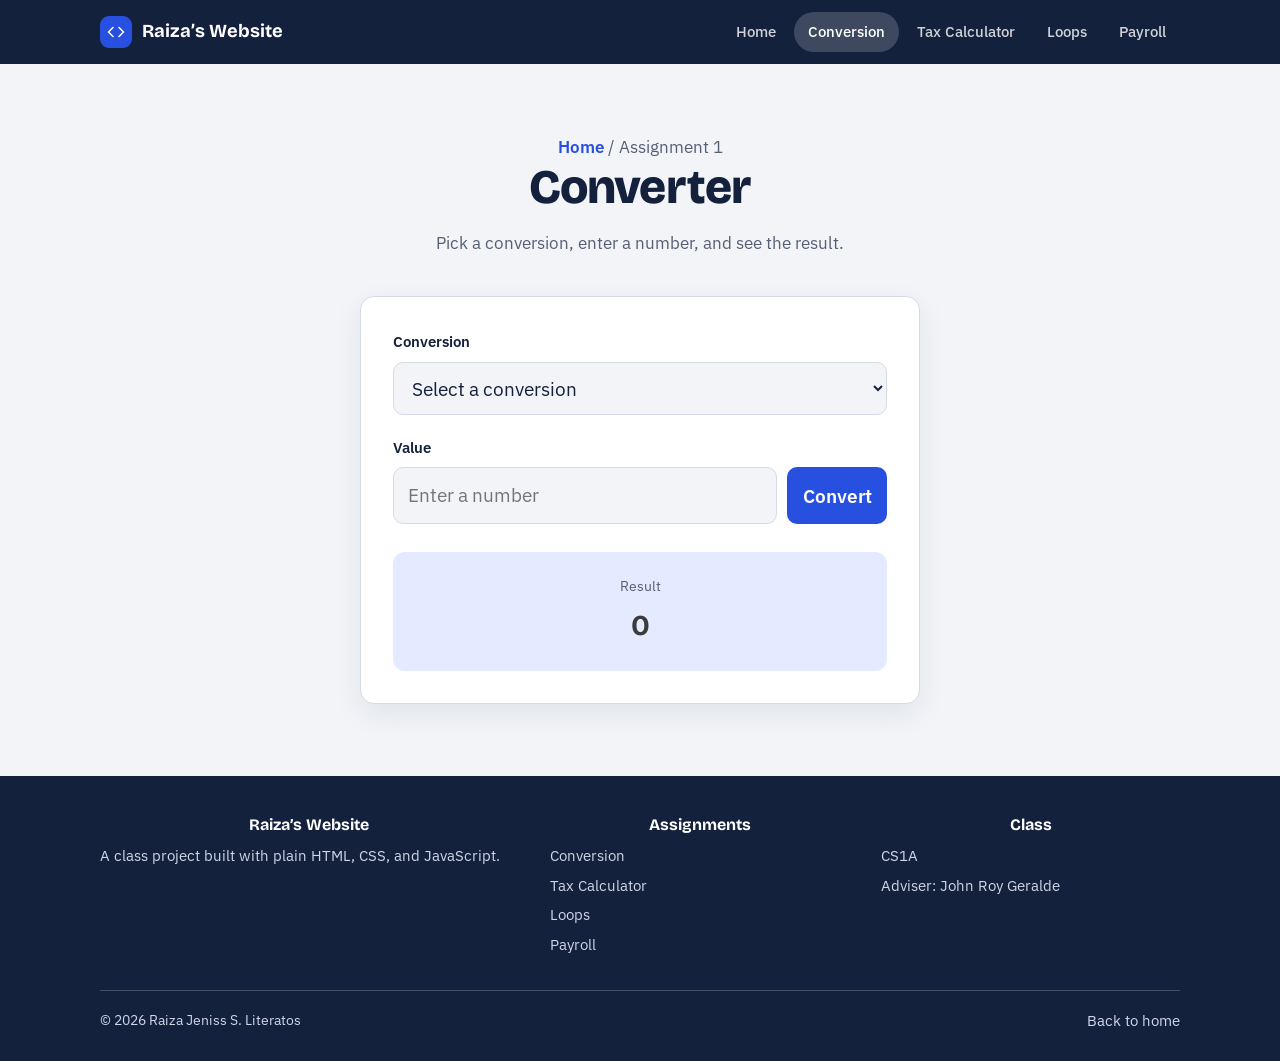
<file: conversion.html>
<!DOCTYPE html>
<html lang="en">
<head>
  <meta charset="UTF-8" />
  <meta name="viewport" content="width=device-width, initial-scale=1" />
  <title>Conversion</title>
  <link rel="stylesheet" href="/global.css" />
  <link rel="icon" href="data:image/svg+xml,<svg xmlns='http://www.w3.org/2000/svg' viewBox='0 0 24 24'><rect width='24' height='24' rx='6' fill='%232850e0'/><g fill='none' stroke='white' stroke-width='2' stroke-linecap='round' stroke-linejoin='round' transform='translate(4 4) scale(.67)'><path d='M8 3 4 7l4 4'/><path d='M4 7h16'/><path d='m16 21 4-4-4-4'/><path d='M20 17H4'/></g></svg>" />
  <link rel="preconnect" href="https://fonts.googleapis.com" />
  <link rel="preconnect" href="https://fonts.gstatic.com" crossorigin />
  <link href="https://fonts.googleapis.com/css2?family=Bricolage+Grotesque:wght@600;700;800&family=IBM+Plex+Sans:wght@400;500;600&display=swap" rel="stylesheet" />
  <style>
    :root {
      --bg: #f2f4f8; --surface: #ffffff; --ink: #14213d; --muted: #566074; --line: #d5dbe6;
      --accent: #2850e0; --accent-soft: #e4eaff; --header-bg: #14213d; --on-accent: #ffffff;
      --radius: 14px;
      --font-head: "Bricolage Grotesque", "Segoe UI", Arial, sans-serif;
      --font-body: "IBM Plex Sans", "Segoe UI", Arial, sans-serif;
    }
    @media (prefers-color-scheme: dark) {
      :root {
        --bg: #0f1522; --surface: #182034; --ink: #eef1f8; --muted: #a2adc2; --line: #2c3752;
        --accent: #8ba4ff; --accent-soft: #232f55; --header-bg: #0a0f1a; --on-accent: #0f1522;
      }
    }

    * { box-sizing: border-box; }
    html { scroll-behavior: smooth; }
    body {
      margin: 0; padding: 0; display: flex; flex-direction: column; min-height: 100vh;
      text-align: left; font-family: var(--font-body); line-height: 1.6;
      color: var(--ink); background: var(--bg);
    }
    h1, h2, h3 { font-family: var(--font-head); line-height: 1.15; margin: 0; }
    a { color: inherit; }
    :focus-visible { outline: 3px solid var(--accent); outline-offset: 3px; border-radius: 6px; }
    .wrap { width: min(1080px, 100% - 40px); margin-inline: auto; }
    main { flex: 1; }

    .progress {
      position: fixed; top: 0; left: 0; right: 0; height: 3px; z-index: 40;
      background: var(--accent); transform: scaleX(0); transform-origin: left; pointer-events: none;
    }

    /* Header */
    .site-header { position: sticky; top: 0; z-index: 20; background: var(--header-bg); color: #fff; transition: box-shadow .3s; }
    .site-header.scrolled { box-shadow: 0 6px 24px rgba(0,0,0,.25); }
    .nav { display: flex; align-items: center; justify-content: space-between; gap: 16px; padding: 12px 0; transition: padding .3s; }
    .site-header.scrolled .nav { padding: 7px 0; }
    .brand { font-family: var(--font-head); font-weight: 700; font-size: 1.15rem; text-decoration: none; color: #fff; white-space: nowrap; }
    .brand { display: inline-flex; align-items: center; gap: 10px; }
    .logo { display: inline-grid; place-items: center; width: 32px; height: 32px; border-radius: 9px; background: var(--accent); color: var(--on-accent); }
    .logo svg { width: 18px; height: 18px; }
    .nav-links { display: flex; gap: 4px; overflow-x: auto; scrollbar-width: none; }
    .nav-links::-webkit-scrollbar { display: none; }
    .nav-links a {
      color: rgba(255,255,255,.8); text-decoration: none; font-size: .92rem; font-weight: 500;
      padding: 8px 14px; border-radius: 999px; white-space: nowrap; transition: background-color .2s, color .2s;
    }
    .nav-links a:hover { background: rgba(255,255,255,.12); color: #fff; }
    .nav-links a[aria-current="page"] { background: rgba(255,255,255,.18); color: #fff; }

    /* Page intro */
    .intro { padding: 56px 0 8px; text-align: center; }
    .crumbs { font-size: .9rem; color: var(--muted); margin-bottom: 14px; }
    .crumbs a { color: var(--accent); text-decoration: none; font-weight: 600; }
    .crumbs a:hover { text-decoration: underline; }
    .intro h1 { font-size: clamp(2rem, 5vw, 3rem); font-weight: 800; letter-spacing: -0.02em; }
    .intro p { margin: 14px auto 0; max-width: 52ch; color: var(--muted); font-size: 1.05rem; }

    /* Converter card */
    .converter-wrap { padding: 32px 0 72px; }
    .converter {
      width: min(560px, 100%); margin: 0 auto; padding: 32px;
      background: var(--surface); border: 1px solid var(--line); border-radius: var(--radius);
      box-shadow: 0 10px 30px rgba(20,33,61,.08);
    }
    .field { margin-bottom: 20px; }
    .field label { display: block; margin-bottom: 8px; font-weight: 600; font-size: .95rem; }
    select, input {
      width: 100%; padding: 12px 14px; font: inherit; color: var(--ink);
      background: var(--bg); border: 1px solid var(--line); border-radius: 10px;
      transition: border-color .2s, box-shadow .2s;
    }
    select { cursor: pointer; }
    select:hover, input:hover { border-color: var(--accent); }
    select:focus, input:focus { outline: none; border-color: var(--accent); box-shadow: 0 0 0 3px var(--accent-soft); }
    .row { display: flex; gap: 10px; }
    .row input { flex: 1; }
    .btn {
      padding: 12px 24px; font: inherit; font-weight: 600; cursor: pointer; border: 0; border-radius: 10px;
      background: var(--accent); color: var(--on-accent);
      transition: transform .15s, filter .2s, box-shadow .2s;
    }
    .btn:hover { filter: brightness(1.1); transform: translateY(-2px); box-shadow: 0 8px 20px rgba(40,80,224,.3); }
    .btn:active { transform: scale(.97); }
    .row .btn {
      flex: 0 0 auto; min-height: 48px; margin: 0; line-height: 1.2; white-space: nowrap;
      display: inline-flex; align-items: center; justify-content: center;
      -webkit-appearance: none; appearance: none; touch-action: manipulation;
    }
    .row input { min-width: 0; min-height: 48px; }

    .result-box { margin-top: 28px; padding: 22px; text-align: center; background: var(--accent-soft); border-radius: 12px; }
    .result-label { margin: 0 0 6px; font-size: .9rem; color: var(--muted); }
    .answer { margin: 0; font-family: var(--font-head); font-size: clamp(1.3rem, 4vw, 1.8rem); font-weight: 700; overflow-wrap: anywhere; }
    .answer.is-error { font-size: 1.05rem; font-family: var(--font-body); font-weight: 600; color: #c4264a; }
    @media (prefers-color-scheme: dark) { .answer.is-error { color: #ff8aa5; } }
    .answer.pop { animation: pop .45s cubic-bezier(.2,.9,.3,1.3); }
    @keyframes pop { from { opacity: 0; transform: scale(.85) translateY(8px); } }
    .shake { animation: shake .4s; }
    @keyframes shake { 20%, 60% { transform: translateX(-6px); } 40%, 80% { transform: translateX(6px); } }

    /* Entrance + reveal */
    .rise { animation: rise .7s cubic-bezier(.2,.7,.2,1) backwards; }
    .d1 { animation-delay: .05s; } .d2 { animation-delay: .2s; } .d3 { animation-delay: .35s; }
    @keyframes rise { from { opacity: 0; transform: translateY(22px); } }

    /* Footer */
    .site-footer { background: var(--header-bg); color: #cfd6e6; padding: 40px 0 28px; }
    .footer-grid { display: grid; grid-template-columns: 1.4fr 1fr 1fr; gap: 32px; }
    footer.site-footer h2 { font-size: 1rem; color: #fff; margin-bottom: 10px; }
    footer.site-footer p, footer.site-footer li { color: #cfd6e6; margin: 0 0 6px; font-size: .92rem; }
    footer.site-footer ul { margin: 0; padding: 0; list-style: none; }
    footer.site-footer a { color: #cfd6e6; text-decoration: none; font-size: .92rem; }
    footer.site-footer a:hover { color: #fff; text-decoration: underline; }
    .footer-bottom {
      display: flex; justify-content: space-between; flex-wrap: wrap; gap: 10px;
      margin-top: 28px; padding-top: 18px; border-top: 1px solid rgba(255,255,255,.2);
      font-size: .86rem; color: #cfd6e6;
    }

    @media (max-width: 800px) {
      .footer-grid { grid-template-columns: 1fr; }
      .nav { flex-direction: column; align-items: flex-start; gap: 6px; }
      .nav-links { width: 100%; }
      .intro { padding-top: 40px; }
      .converter { padding: 22px; }
      .row { flex-direction: column; }
      .row input { flex: none; width: 100%; }
      .row .btn { width: 100%; }
    }
    @media (prefers-reduced-motion: reduce) {
      * { transition: none !important; animation: none !important; scroll-behavior: auto !important; }
    }
  </style>
</head>
<body>
  <div class="progress" id="progress" aria-hidden="true"></div>

  <header class="site-header">
    <div class="wrap nav">
      <a href="index.html" class="brand"><span class="logo" aria-hidden="true"><svg viewBox="0 0 24 24" fill="none" stroke="currentColor" stroke-width="2" stroke-linecap="round" stroke-linejoin="round" aria-hidden="true"><polyline points="16 18 22 12 16 6"/><polyline points="8 6 2 12 8 18"/></svg></span>Raiza’s Website</a>
      <nav class="nav-links" aria-label="Main">
        <a href="index.html">Home</a>
        <a href="conversion.html" aria-current="page">Conversion</a>
        <a href="tax-calculator.html">Tax Calculator</a>
        <a href="loops.html">Loops</a>
        <a href="payroll.html">Payroll</a>
      </nav>
    </div>
  </header>

  <main>
    <section class="intro">
      <div class="wrap">
        <p class="crumbs rise d1"><a href="index.html">Home</a> / Assignment 1</p>
        <h1 class="rise d2">Converter</h1>
        <p class="rise d3">Pick a conversion, enter a number, and see the result.</p>
      </div>
    </section>

    <section class="converter-wrap">
      <div class="wrap">
        <div id="converter" class="converter rise d3">
          <div class="field">
            <label for="direction">Conversion</label>
            <select id="direction">
              <option value="none">Select a conversion</option>
              <option value="cToF">Celsius to Fahrenheit</option>
              <option value="fToC">Fahrenheit to Celsius</option>
              <option value="mToFt">Meters to Feet</option>
              <option value="ftToM">Feet to Meters</option>
            </select>
          </div>

          <div class="field">
            <label for="input" id="input-label">Value</label>
            <div class="row">
              <input type="number" id="input" placeholder="Enter a number" />
              <button id="button" class="btn">Convert</button>
            </div>
          </div>

          <div class="result-box">
            <p class="result-label">Result</p>
            <p id="answer" class="answer" aria-live="polite">0</p>
          </div>
        </div>
      </div>
    </section>
  </main>

  <footer class="site-footer">
    <div class="wrap">
      <div class="footer-grid">
        <div>
          <h2>Raiza’s Website</h2>
          <p>A class project built with plain HTML, CSS, and JavaScript.</p>
        </div>
        <div>
          <h2>Assignments</h2>
          <ul>
            <li><a href="conversion.html">Conversion</a></li>
            <li><a href="tax-calculator.html">Tax Calculator</a></li>
            <li><a href="loops.html">Loops</a></li>
            <li><a href="payroll.html">Payroll</a></li>
          </ul>
        </div>
        <div>
          <h2>Class</h2>
          <p>CS1A</p>
          <p>Adviser: John Roy Geralde</p>
        </div>
      </div>
      <div class="footer-bottom">
        <span>&copy; <span id="year"></span> Raiza Jeniss S. Literatos</span>
        <a href="index.html">Back to home</a>
      </div>
    </div>
  </footer>

  <script>
    document.getElementById("year").textContent = new Date().getFullYear();

    const inputElement = document.getElementById("input");
    const inputLabel = document.getElementById("input-label");
    const button = document.getElementById("button");
    const answer = document.getElementById("answer");
    const direction = document.getElementById("direction");

    const conversions = {
      cToF:  { from: "°Celsius",    to: "°Fahrenheit", fn: (v) => v * 1.8 + 32 },
      fToC:  { from: "°Fahrenheit", to: "°Celsius",    fn: (v) => (v - 32) / 1.8 },
      mToFt: { from: "Meters",      to: "Feet",        fn: (v) => v * 3.28084 },
      ftToM: { from: "Feet",        to: "Meters",      fn: (v) => v * 0.3048 },
    };

    function show(text, isError) {
      answer.textContent = text;
      answer.classList.toggle("is-error", !!isError);
      answer.classList.remove("pop");
      void answer.offsetWidth; // restart the animation
      answer.classList.add("pop");
    }

    function shake(el) {
      el.classList.remove("shake");
      void el.offsetWidth;
      el.classList.add("shake");
    }

    // Show which unit to type in once a conversion is chosen
    direction.addEventListener("change", () => {
      const c = conversions[direction.value];
      inputLabel.textContent = c ? "Value in " + c.from : "Value";
    });

    function convert() {
      const raw = inputElement.value;
      const value = Number(raw);

      if (raw === "" || isNaN(value)) {
        show("Please enter a valid number", true);
        shake(inputElement);
        return;
      }

      const conversion = conversions[direction.value];
      if (!conversion) {
        show("Please select a conversion", true);
        shake(direction);
        return;
      }

      const result = conversion.fn(value).toFixed(2);
      show(`${value} ${conversion.from} = ${result} ${conversion.to}`, false);
    }

    button.addEventListener("click", convert);
    inputElement.addEventListener("keydown", (e) => { if (e.key === "Enter") convert(); });

    // Scroll effects: progress bar and header shadow
    const header = document.querySelector(".site-header");
    const progress = document.getElementById("progress");
    function onScroll() {
      const y = window.scrollY;
      const max = document.documentElement.scrollHeight - window.innerHeight;
      progress.style.transform = "scaleX(" + (max > 0 ? y / max : 0) + ")";
      header.classList.toggle("scrolled", y > 20);
    }
    window.addEventListener("scroll", onScroll, { passive: true });
    onScroll();
  </script>
</body>
</html>
</file>
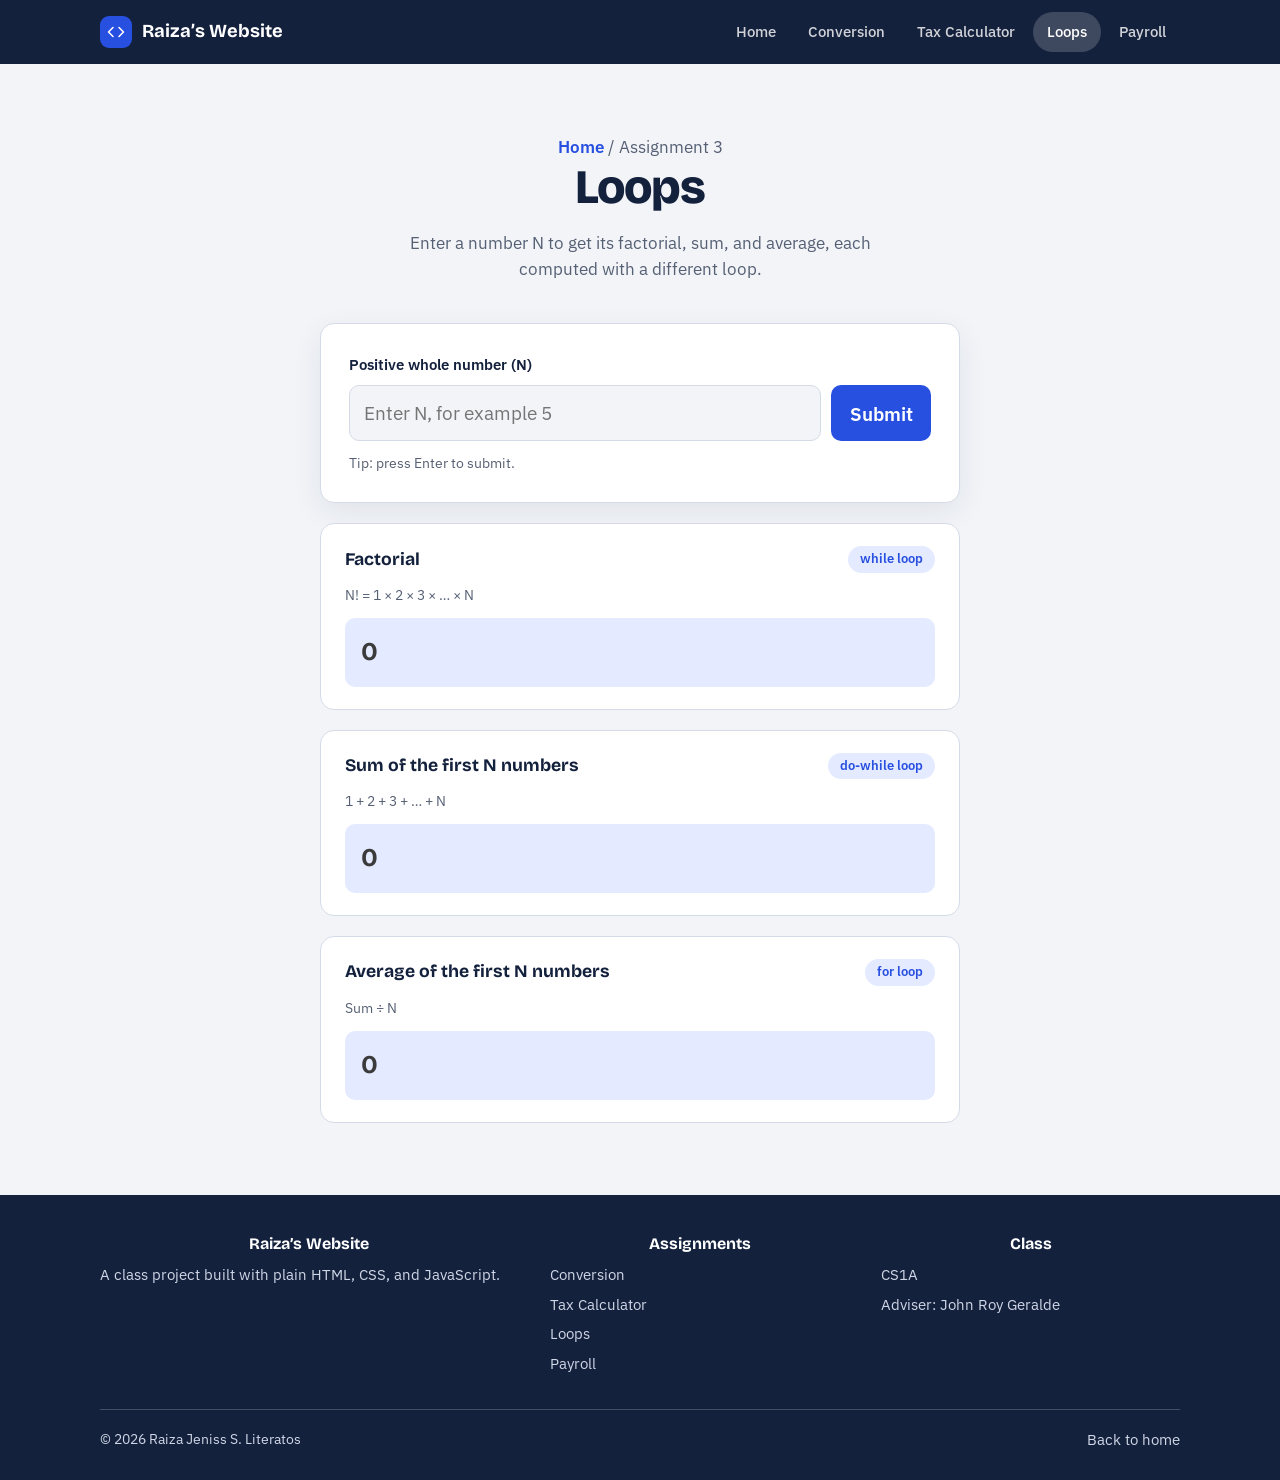
<file: loops.html>
<!DOCTYPE html>
<html lang="en">
<head>
  <meta charset="UTF-8" />
  <meta name="viewport" content="width=device-width, initial-scale=1" />
  <title>Loops</title>
  <link rel="stylesheet" href="/global.css" />
  <link rel="icon" href="data:image/svg+xml,<svg xmlns='http://www.w3.org/2000/svg' viewBox='0 0 24 24'><rect width='24' height='24' rx='6' fill='%232850e0'/><g fill='none' stroke='white' stroke-width='2' stroke-linecap='round' stroke-linejoin='round' transform='translate(4 4) scale(.67)'><path d='m17 2 4 4-4 4'/><path d='M3 11v-1a4 4 0 0 1 4-4h14'/><path d='m7 22-4-4 4-4'/><path d='M21 13v1a4 4 0 0 1-4 4H3'/></g></svg>" />
  <link rel="preconnect" href="https://fonts.googleapis.com" />
  <link rel="preconnect" href="https://fonts.gstatic.com" crossorigin />
  <link href="https://fonts.googleapis.com/css2?family=Bricolage+Grotesque:wght@600;700;800&family=IBM+Plex+Sans:wght@400;500;600&display=swap" rel="stylesheet" />
  <style>
    :root {
      --bg: #f2f4f8; --surface: #ffffff; --ink: #14213d; --muted: #566074; --line: #d5dbe6;
      --accent: #2850e0; --accent-soft: #e4eaff; --header-bg: #14213d; --on-accent: #ffffff;
      --radius: 14px;
      --font-head: "Bricolage Grotesque", "Segoe UI", Arial, sans-serif;
      --font-body: "IBM Plex Sans", "Segoe UI", Arial, sans-serif;
    }
    @media (prefers-color-scheme: dark) {
      :root {
        --bg: #0f1522; --surface: #182034; --ink: #eef1f8; --muted: #a2adc2; --line: #2c3752;
        --accent: #8ba4ff; --accent-soft: #232f55; --header-bg: #0a0f1a; --on-accent: #0f1522;
      }
    }

    * { box-sizing: border-box; }
    html { scroll-behavior: smooth; }
    body {
      margin: 0; padding: 0; display: flex; flex-direction: column; min-height: 100vh;
      text-align: left; font-family: var(--font-body); line-height: 1.6;
      color: var(--ink); background: var(--bg);
    }
    h1, h2, h3 { font-family: var(--font-head); line-height: 1.15; margin: 0; }
    a { color: inherit; }
    :focus-visible { outline: 3px solid var(--accent); outline-offset: 3px; border-radius: 6px; }
    .wrap { width: min(1080px, 100% - 40px); margin-inline: auto; }
    main { flex: 1; }

    .progress {
      position: fixed; top: 0; left: 0; right: 0; height: 3px; z-index: 40;
      background: var(--accent); transform: scaleX(0); transform-origin: left; pointer-events: none;
    }

    /* Header */
    .site-header { position: sticky; top: 0; z-index: 20; background: var(--header-bg); color: #fff; transition: box-shadow .3s; }
    .site-header.scrolled { box-shadow: 0 6px 24px rgba(0,0,0,.25); }
    .nav { display: flex; align-items: center; justify-content: space-between; gap: 16px; padding: 12px 0; transition: padding .3s; }
    .site-header.scrolled .nav { padding: 7px 0; }
    .brand { font-family: var(--font-head); font-weight: 700; font-size: 1.15rem; text-decoration: none; color: #fff; white-space: nowrap; }
    .brand { display: inline-flex; align-items: center; gap: 10px; }
    .logo { display: inline-grid; place-items: center; width: 32px; height: 32px; border-radius: 9px; background: var(--accent); color: var(--on-accent); }
    .logo svg { width: 18px; height: 18px; }
    .nav-links { display: flex; gap: 4px; overflow-x: auto; scrollbar-width: none; }
    .nav-links::-webkit-scrollbar { display: none; }
    .nav-links a {
      color: rgba(255,255,255,.8); text-decoration: none; font-size: .92rem; font-weight: 500;
      padding: 8px 14px; border-radius: 999px; white-space: nowrap; transition: background-color .2s, color .2s;
    }
    .nav-links a:hover { background: rgba(255,255,255,.12); color: #fff; }
    .nav-links a[aria-current="page"] { background: rgba(255,255,255,.18); color: #fff; }

    /* Intro */
    .intro { padding: 56px 0 8px; text-align: center; }
    .crumbs { font-size: .9rem; color: var(--muted); margin-bottom: 14px; }
    .crumbs a { color: var(--accent); text-decoration: none; font-weight: 600; }
    .crumbs a:hover { text-decoration: underline; }
    .intro h1 { font-size: clamp(2rem, 5vw, 3rem); font-weight: 800; letter-spacing: -0.02em; }
    .intro p { margin: 14px auto 0; max-width: 52ch; color: var(--muted); font-size: 1.05rem; }

    /* Content */
    .content { padding: 32px 0 72px; }
    .stack { width: min(640px, 100%); margin: 0 auto; display: flex; flex-direction: column; gap: 20px; }
    .panel {
      background: var(--surface); border: 1px solid var(--line); border-radius: var(--radius);
      padding: 28px; box-shadow: 0 10px 30px rgba(20,33,61,.08);
    }
    .panel label { display: block; margin-bottom: 8px; font-weight: 600; font-size: .95rem; }
    .row { display: flex; gap: 10px; }
    input {
      flex: 1; min-width: 0; padding: 12px 14px; font: inherit; color: var(--ink);
      background: var(--bg); border: 1px solid var(--line); border-radius: 10px;
      transition: border-color .2s, box-shadow .2s;
    }
    input:hover { border-color: var(--accent); }
    input:focus { outline: none; border-color: var(--accent); box-shadow: 0 0 0 3px var(--accent-soft); }
    .btn {
      padding: 12px 24px; font: inherit; font-weight: 600; cursor: pointer; border: 0; border-radius: 10px;
      background: var(--accent); color: var(--on-accent);
      transition: transform .15s, filter .2s, box-shadow .2s;
    }
    .btn:hover { filter: brightness(1.1); transform: translateY(-2px); box-shadow: 0 8px 20px rgba(40,80,224,.3); }
    .btn:active { transform: scale(.97); }
    .row .btn {
      flex: 0 0 auto; min-height: 48px; margin: 0; line-height: 1.2; white-space: nowrap;
      display: inline-flex; align-items: center; justify-content: center;
      -webkit-appearance: none; appearance: none; touch-action: manipulation;
    }
    .row input { min-height: 48px; }
    .hint { margin: 10px 0 0; font-size: .9rem; color: var(--muted); }
    .hint.is-error { color: #c4264a; font-weight: 600; }
    @media (prefers-color-scheme: dark) { .hint.is-error { color: #ff8aa5; } }
    .shake { animation: shake .4s; }
    @keyframes shake { 20%, 60% { transform: translateX(-6px); } 40%, 80% { transform: translateX(6px); } }

    /* Result cards */
    .result {
      background: var(--surface); border: 1px solid var(--line); border-radius: var(--radius);
      padding: 22px 24px; transition: border-color .2s, box-shadow .2s, transform .25s;
    }
    .result:hover { border-color: var(--accent); box-shadow: 0 12px 28px rgba(20,33,61,.12); transform: translateY(-2px); }
    .result-top { display: flex; align-items: center; justify-content: space-between; gap: 10px; margin-bottom: 10px; }
    .result h3 { font-size: 1.1rem; }
    .badge {
      font-size: .8rem; font-weight: 600; padding: 3px 12px; border-radius: 999px;
      background: var(--accent-soft); color: var(--accent); white-space: nowrap;
    }
    .formula { margin: 0 0 12px; font-size: .9rem; color: var(--muted); }
    .answer {
      margin: 0; padding: 14px 16px; border-radius: 10px; background: var(--accent-soft);
      font-family: var(--font-head); font-size: clamp(1.2rem, 4vw, 1.6rem); font-weight: 700;
      word-break: break-all; overflow-wrap: anywhere;
    }
    .answer.pop { animation: pop .45s cubic-bezier(.2,.9,.3,1.3) backwards; }
    @keyframes pop { from { opacity: 0; transform: scale(.9) translateY(8px); } }

    /* Entrance */
    .rise { animation: rise .7s cubic-bezier(.2,.7,.2,1) backwards; }
    .d1 { animation-delay: .05s; } .d2 { animation-delay: .2s; } .d3 { animation-delay: .35s; } .d4 { animation-delay: .5s; } .d5 { animation-delay: .65s; }
    @keyframes rise { from { opacity: 0; transform: translateY(22px); } }

    /* Footer */
    .site-footer { background: var(--header-bg); color: #cfd6e6; padding: 40px 0 28px; }
    .footer-grid { display: grid; grid-template-columns: 1.4fr 1fr 1fr; gap: 32px; }
    footer.site-footer h2 { font-size: 1rem; color: #fff; margin-bottom: 10px; }
    footer.site-footer p, footer.site-footer li { color: #cfd6e6; margin: 0 0 6px; font-size: .92rem; }
    footer.site-footer ul { margin: 0; padding: 0; list-style: none; }
    footer.site-footer a { color: #cfd6e6; text-decoration: none; font-size: .92rem; }
    footer.site-footer a:hover { color: #fff; text-decoration: underline; }
    .footer-bottom {
      display: flex; justify-content: space-between; flex-wrap: wrap; gap: 10px;
      margin-top: 28px; padding-top: 18px; border-top: 1px solid rgba(255,255,255,.2);
      font-size: .86rem; color: #cfd6e6;
    }

    @media (max-width: 800px) {
      .footer-grid { grid-template-columns: 1fr; }
      .nav { flex-direction: column; align-items: flex-start; gap: 6px; }
      .nav-links { width: 100%; }
      .intro { padding-top: 40px; }
      .panel { padding: 22px; }
      .row { flex-direction: column; }
      .row input { flex: none; width: 100%; }
      .row .btn { width: 100%; }
    }
    @media (prefers-reduced-motion: reduce) {
      * { transition: none !important; animation: none !important; scroll-behavior: auto !important; }
    }
  </style>
</head>
<body>
  <div class="progress" id="progress" aria-hidden="true"></div>

  <header class="site-header">
    <div class="wrap nav">
      <a href="index.html" class="brand"><span class="logo" aria-hidden="true"><svg viewBox="0 0 24 24" fill="none" stroke="currentColor" stroke-width="2" stroke-linecap="round" stroke-linejoin="round" aria-hidden="true"><polyline points="16 18 22 12 16 6"/><polyline points="8 6 2 12 8 18"/></svg></span>Raiza’s Website</a>
      <nav class="nav-links" aria-label="Main">
        <a href="index.html">Home</a>
        <a href="conversion.html">Conversion</a>
        <a href="tax-calculator.html">Tax Calculator</a>
        <a href="loops.html" aria-current="page">Loops</a>
        <a href="payroll.html">Payroll</a>
      </nav>
    </div>
  </header>

  <main>
    <section class="intro">
      <div class="wrap">
        <p class="crumbs rise d1"><a href="index.html">Home</a> / Assignment 3</p>
        <h1 class="rise d2">Loops</h1>
        <p class="rise d3">Enter a number N to get its factorial, sum, and average, each computed with a different loop.</p>
      </div>
    </section>

    <section class="content">
      <div class="wrap">
        <div class="stack">
          <div class="panel rise d3" id="panel">
            <label for="input">Positive whole number (N)</label>
            <div class="row">
              <input type="number" id="input" min="1" step="1" placeholder="Enter N, for example 5" />
              <button id="button" class="btn">Submit</button>
            </div>
            <p id="hint" class="hint" aria-live="polite">Tip: press Enter to submit.</p>
          </div>

          <div class="result rise d4">
            <div class="result-top"><h3>Factorial</h3><span class="badge">while loop</span></div>
            <p class="formula">N! = 1 × 2 × 3 × … × N</p>
            <p id="factAns" class="answer">0</p>
          </div>

          <div class="result rise d5">
            <div class="result-top"><h3>Sum of the first N numbers</h3><span class="badge">do-while loop</span></div>
            <p class="formula">1 + 2 + 3 + … + N</p>
            <p id="sumAns" class="answer">0</p>
          </div>

          <div class="result rise d5">
            <div class="result-top"><h3>Average of the first N numbers</h3><span class="badge">for loop</span></div>
            <p class="formula">Sum ÷ N</p>
            <p id="averAns" class="answer">0</p>
          </div>
        </div>
      </div>
    </section>
  </main>

  <footer class="site-footer">
    <div class="wrap">
      <div class="footer-grid">
        <div>
          <h2>Raiza’s Website</h2>
          <p>A class project built with plain HTML, CSS, and JavaScript.</p>
        </div>
        <div>
          <h2>Assignments</h2>
          <ul>
            <li><a href="conversion.html">Conversion</a></li>
            <li><a href="tax-calculator.html">Tax Calculator</a></li>
            <li><a href="loops.html">Loops</a></li>
            <li><a href="payroll.html">Payroll</a></li>
          </ul>
        </div>
        <div>
          <h2>Class</h2>
          <p>CS1A</p>
          <p>Adviser: John Roy Geralde</p>
        </div>
      </div>
      <div class="footer-bottom">
        <span>&copy; <span id="year"></span> Raiza Jeniss S. Literatos</span>
        <a href="index.html">Back to home</a>
      </div>
    </div>
  </footer>

  <script>
    document.getElementById("year").textContent = new Date().getFullYear();

    const input = document.getElementById("input");
    const button = document.getElementById("button");
    const hint = document.getElementById("hint");
    const factorialAnsw = document.getElementById("factAns");
    const sumAnsw = document.getElementById("sumAns");
    const averageAnsw = document.getElementById("averAns");
    const MAX_N = 10000; // keeps the factorial loop fast

    // Update an answer box and replay its pop animation
    function setAnswer(el, text, delay) {
      el.textContent = text;
      el.classList.remove("pop");
      el.style.animationDelay = delay + "ms";
      void el.offsetWidth;
      el.classList.add("pop");
    }

    function factorial(value) {
      if (value <= 0) { setAnswer(factorialAnsw, 0, 0); return 0; }
      let i = 1;
      let result = 1n;
      while (i <= value) {
        result *= BigInt(i);
        i++;
      }
      setAnswer(factorialAnsw, result.toString(), 160);
      return result;
    }

    function sum(value) {
      if (value <= 0) { setAnswer(sumAnsw, 0, 0); return 0; }
      let i = 1;
      let result = 0;
      do {
        result += i;
        i++;
      } while (i <= value);
      setAnswer(sumAnsw, result.toLocaleString(), 80);
      return result;
    }

    function average(value) {
      if (value <= 0) { setAnswer(averageAnsw, 0, 0); return 0; }
      let result = 0;
      for (let i = 1; i <= value; i++) {
        result += i;
      }
      const avg = result / value;
      setAnswer(averageAnsw, avg.toLocaleString(), 0);
      return avg;
    }

    function showHint(message, isError) {
      hint.textContent = message;
      hint.classList.toggle("is-error", isError);
    }

    function submit() {
      const raw = input.value;
      const value = Number(raw);

      if (raw === "" || !Number.isInteger(value) || value < 1) {
        showHint("Please enter a positive whole number, such as 5.", true);
        input.classList.remove("shake");
        void input.offsetWidth;
        input.classList.add("shake");
        return;
      }
      if (value > MAX_N) {
        showHint("Please enter a number up to " + MAX_N.toLocaleString() + ".", true);
        return;
      }

      showHint("Showing results for N = " + value.toLocaleString() + ".", false);
      average(value);
      sum(value);
      factorial(value);
    }

    button.addEventListener("click", submit);
    input.addEventListener("keydown", (e) => { if (e.key === "Enter") submit(); });

    // Scroll effects: progress bar and header shadow
    const header = document.querySelector(".site-header");
    const progress = document.getElementById("progress");
    function onScroll() {
      const y = window.scrollY;
      const max = document.documentElement.scrollHeight - window.innerHeight;
      progress.style.transform = "scaleX(" + (max > 0 ? y / max : 0) + ")";
      header.classList.toggle("scrolled", y > 20);
    }
    window.addEventListener("scroll", onScroll, { passive: true });
    onScroll();
  </script>
</body>
</html>
</file>
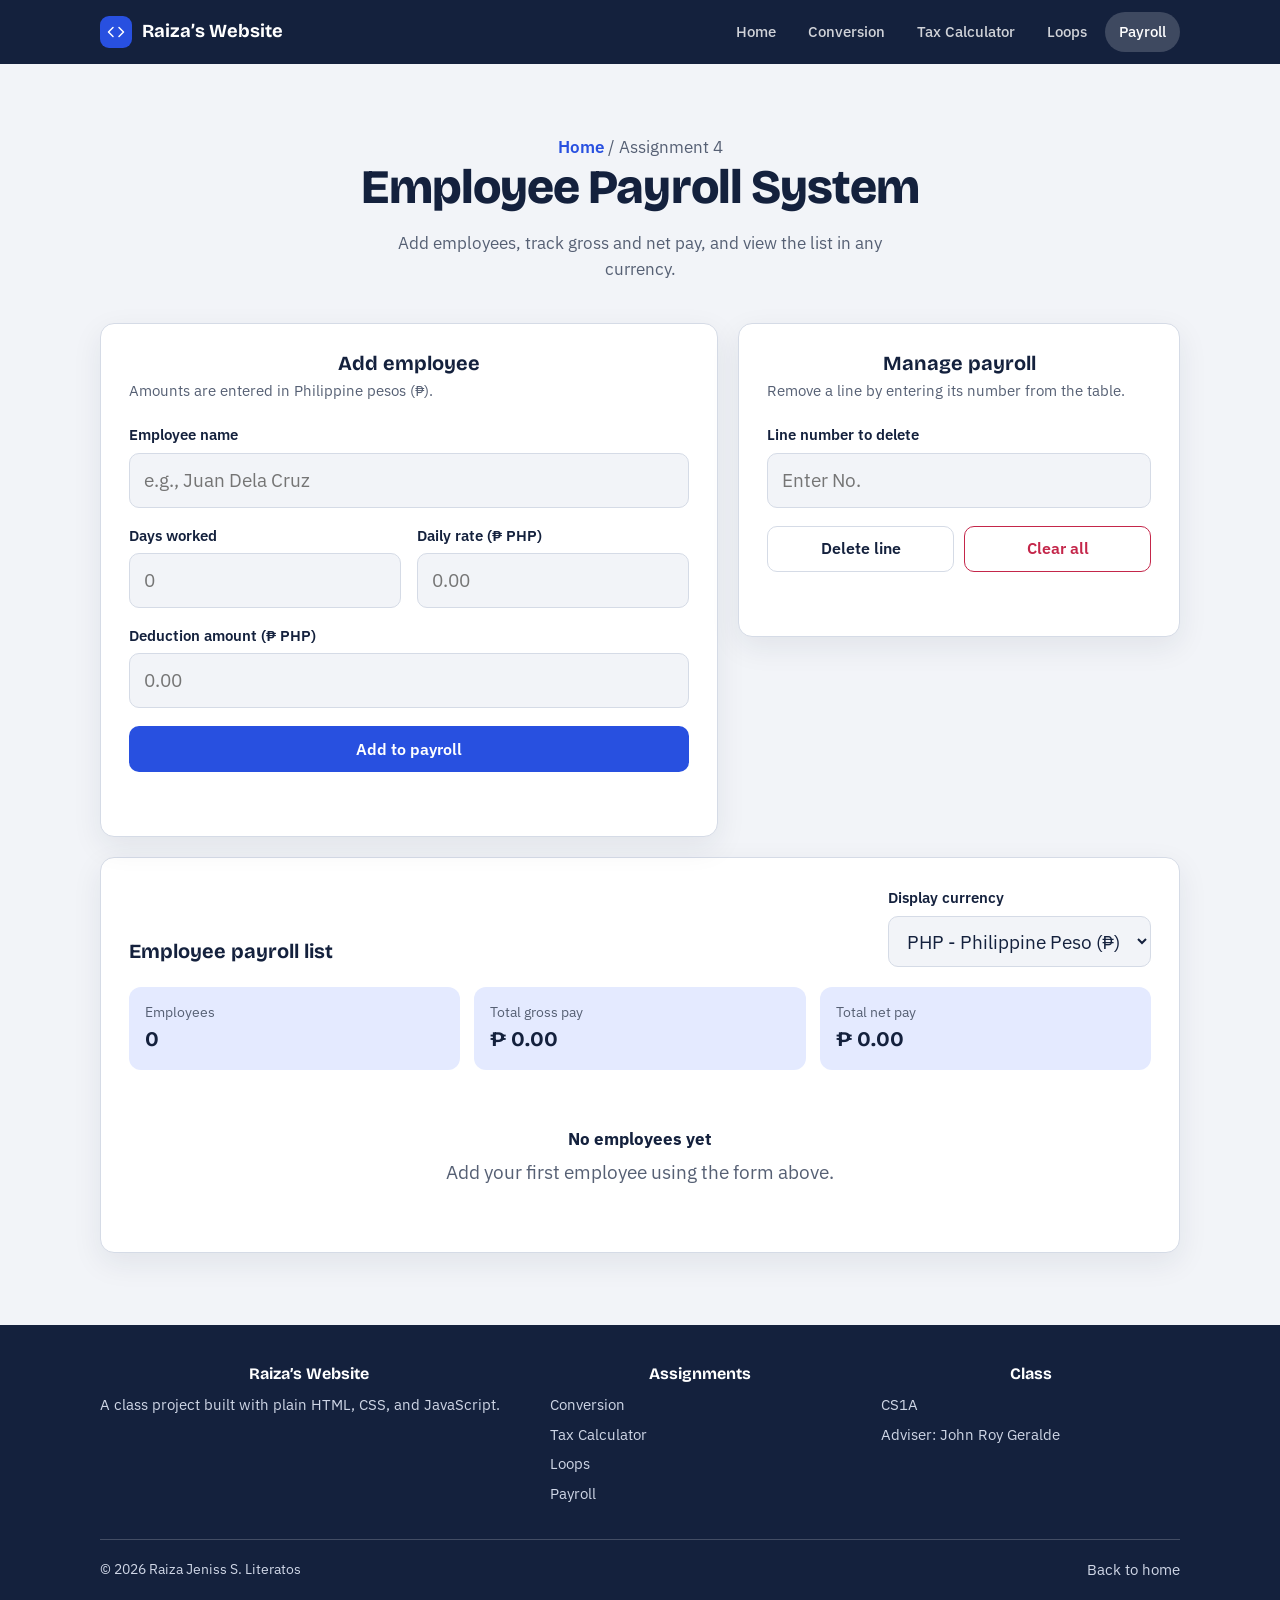
<file: payroll.html>
<!DOCTYPE html>
<html lang="en">
<head>
  <meta charset="UTF-8" />
  <meta name="viewport" content="width=device-width, initial-scale=1" />
  <title>Employee Payroll List</title>
  <link rel="stylesheet" href="/global.css" />
  <link rel="icon" href="data:image/svg+xml,<svg xmlns='http://www.w3.org/2000/svg' viewBox='0 0 24 24'><rect width='24' height='24' rx='6' fill='%232850e0'/><g fill='none' stroke='white' stroke-width='2' stroke-linecap='round' stroke-linejoin='round' transform='translate(4 4) scale(.67)'><rect width='20' height='12' x='2' y='6' rx='2'/><circle cx='12' cy='12' r='2'/><path d='M6 12h.01M18 12h.01'/></g></svg>" />
  <link rel="preconnect" href="https://fonts.googleapis.com" />
  <link rel="preconnect" href="https://fonts.gstatic.com" crossorigin />
  <link href="https://fonts.googleapis.com/css2?family=Bricolage+Grotesque:wght@600;700;800&family=IBM+Plex+Sans:wght@400;500;600&display=swap" rel="stylesheet" />
  <style>
    :root {
      --bg: #f2f4f8; --surface: #ffffff; --ink: #14213d; --muted: #566074; --line: #d5dbe6;
      --accent: #2850e0; --accent-soft: #e4eaff; --header-bg: #14213d; --on-accent: #ffffff;
      --danger: #c4264a; --radius: 14px;
      --font-head: "Bricolage Grotesque", "Segoe UI", Arial, sans-serif;
      --font-body: "IBM Plex Sans", "Segoe UI", Arial, sans-serif;
    }
    @media (prefers-color-scheme: dark) {
      :root {
        --bg: #0f1522; --surface: #182034; --ink: #eef1f8; --muted: #a2adc2; --line: #2c3752;
        --accent: #8ba4ff; --accent-soft: #232f55; --header-bg: #0a0f1a; --on-accent: #0f1522;
        --danger: #ff8aa5;
      }
    }

    * { box-sizing: border-box; }
    html { scroll-behavior: smooth; }
    body {
      margin: 0; padding: 0; display: flex; flex-direction: column; min-height: 100vh;
      text-align: left; font-family: var(--font-body); line-height: 1.6;
      color: var(--ink); background: var(--bg);
    }
    h1, h2, h3 { font-family: var(--font-head); line-height: 1.15; margin: 0; }
    a { color: inherit; }
    :focus-visible { outline: 3px solid var(--accent); outline-offset: 3px; border-radius: 6px; }
    .wrap { width: min(1080px, 100% - 40px); margin-inline: auto; }
    main { flex: 1; }

    .progress {
      position: fixed; top: 0; left: 0; right: 0; height: 3px; z-index: 40;
      background: var(--accent); transform: scaleX(0); transform-origin: left; pointer-events: none;
    }

    /* Header */
    .site-header { position: sticky; top: 0; z-index: 20; background: var(--header-bg); color: #fff; transition: box-shadow .3s; }
    .site-header.scrolled { box-shadow: 0 6px 24px rgba(0,0,0,.25); }
    .nav { display: flex; align-items: center; justify-content: space-between; gap: 16px; padding: 12px 0; transition: padding .3s; }
    .site-header.scrolled .nav { padding: 7px 0; }
    .brand { font-family: var(--font-head); font-weight: 700; font-size: 1.15rem; text-decoration: none; color: #fff; white-space: nowrap; }
    .brand { display: inline-flex; align-items: center; gap: 10px; }
    .logo { display: inline-grid; place-items: center; width: 32px; height: 32px; border-radius: 9px; background: var(--accent); color: var(--on-accent); }
    .logo svg { width: 18px; height: 18px; }
    .nav-links { display: flex; gap: 4px; overflow-x: auto; scrollbar-width: none; }
    .nav-links::-webkit-scrollbar { display: none; }
    .nav-links a {
      color: rgba(255,255,255,.8); text-decoration: none; font-size: .92rem; font-weight: 500;
      padding: 8px 14px; border-radius: 999px; white-space: nowrap; transition: background-color .2s, color .2s;
    }
    .nav-links a:hover { background: rgba(255,255,255,.12); color: #fff; }
    .nav-links a[aria-current="page"] { background: rgba(255,255,255,.18); color: #fff; }

    /* Intro */
    .intro { padding: 56px 0 8px; text-align: center; }
    .crumbs { font-size: .9rem; color: var(--muted); margin-bottom: 14px; }
    .crumbs a { color: var(--accent); text-decoration: none; font-weight: 600; }
    .crumbs a:hover { text-decoration: underline; }
    .intro h1 { font-size: clamp(2rem, 5vw, 3rem); font-weight: 800; letter-spacing: -0.02em; }
    .intro p { margin: 14px auto 0; max-width: 52ch; color: var(--muted); font-size: 1.05rem; }

    /* Layout */
    .content { padding: 32px 0 72px; }
    .top-grid { display: grid; grid-template-columns: 1.4fr 1fr; gap: 20px; align-items: start; }
    .panel {
      background: var(--surface); border: 1px solid var(--line); border-radius: var(--radius);
      padding: 28px; box-shadow: 0 10px 30px rgba(20,33,61,.08);
    }
    .panel h2 { font-size: 1.25rem; margin-bottom: 4px; }
    .panel .sub { margin: 0 0 20px; color: var(--muted); font-size: .94rem; }
    .form-grid { display: grid; grid-template-columns: 1fr 1fr; gap: 16px; }
    .field { display: flex; flex-direction: column; }
    .field.full { grid-column: 1 / -1; }
    .field label { margin-bottom: 6px; font-weight: 600; font-size: .92rem; }
    input, select {
      width: 100%; padding: 11px 14px; font: inherit; color: var(--ink);
      background: var(--bg); border: 1px solid var(--line); border-radius: 10px;
      transition: border-color .2s, box-shadow .2s;
    }
    select { cursor: pointer; }
    input:hover, select:hover { border-color: var(--accent); }
    input:focus, select:focus { outline: none; border-color: var(--accent); box-shadow: 0 0 0 3px var(--accent-soft); }

    .btn {
      padding: 12px 22px; font: inherit; font-weight: 600; cursor: pointer; border: 1px solid transparent;
      border-radius: 10px; background: var(--accent); color: var(--on-accent);
      transition: transform .15s, filter .2s, box-shadow .2s, background-color .2s;
    }
    .btn:hover { filter: brightness(1.1); transform: translateY(-2px); box-shadow: 0 8px 20px rgba(40,80,224,.3); }
    .btn:active { transform: scale(.97); }
    .btn.ghost { background: transparent; color: var(--ink); border-color: var(--line); }
    .btn.ghost:hover { border-color: var(--accent); background: var(--accent-soft); box-shadow: none; filter: none; }
    .btn.danger { background: transparent; color: var(--danger); border-color: var(--danger); }
    .btn.danger:hover { background: var(--danger); color: #fff; box-shadow: none; filter: none; }
    /* Buttons: equal-width, fill their card, and stack when space runs out */
    .actions { display: grid; grid-template-columns: repeat(auto-fit, minmax(140px, 1fr)); gap: 10px; margin-top: 18px; }
    .actions .btn {
      width: 100%; min-height: 46px; margin: 0; padding: 10px 16px;
      display: inline-flex; align-items: center; justify-content: center;
      font-family: inherit; font-size: 1rem; line-height: 1.2; text-align: center; white-space: normal;
      -webkit-appearance: none; appearance: none; touch-action: manipulation;
    }
    @media (max-width: 420px) { .actions { grid-template-columns: 1fr; } }

    .hint { margin: 14px 0 0; min-height: 1.5em; font-size: .92rem; color: var(--muted); }
    .hint.is-error { color: var(--danger); font-weight: 600; }
    .hint.is-ok { color: var(--accent); font-weight: 600; }
    .shake { animation: shake .4s; }
    @keyframes shake { 20%, 60% { transform: translateX(-6px); } 40%, 80% { transform: translateX(6px); } }

    /* Table section */
    .list-section { margin-top: 20px; }
    .toolbar { display: flex; align-items: end; justify-content: space-between; flex-wrap: wrap; gap: 16px; margin-bottom: 20px; }
    .toolbar .field { min-width: 240px; }
    .stats { display: grid; grid-template-columns: repeat(3, 1fr); gap: 14px; margin-bottom: 20px; }
    .stat { background: var(--accent-soft); border-radius: 12px; padding: 14px 16px; }
    .stat span { display: block; font-size: .86rem; color: var(--muted); }
    .stat strong { font-family: var(--font-head); font-size: 1.3rem; overflow-wrap: anywhere; }
    .table-scroll { overflow-x: auto; border: 1px solid var(--line); border-radius: 12px; }
    table { width: 100%; border-collapse: collapse; min-width: 720px; }
    th, td { padding: 12px 14px; text-align: right; border-bottom: 1px solid var(--line); white-space: nowrap; }
    th { background: var(--accent-soft); font-size: .88rem; text-align: center; }
    td.left { text-align: left; white-space: normal; }
    td.center { text-align: center; }
    tbody tr { transition: background-color .15s; }
    tbody tr:hover { background: var(--accent-soft); }
    tbody tr:last-child td { border-bottom: 0; }
    tbody tr.row-in { animation: rowIn .5s cubic-bezier(.2,.7,.2,1); }
    @keyframes rowIn { from { opacity: 0; transform: translateX(-16px); background: var(--accent-soft); } }
    .empty { text-align: center; padding: 36px 16px; color: var(--muted); }
    .empty strong { display: block; color: var(--ink); font-size: 1.05rem; margin-bottom: 4px; }

    /* Entrance */
    .rise { animation: rise .7s cubic-bezier(.2,.7,.2,1) backwards; }
    .d1 { animation-delay: .05s; } .d2 { animation-delay: .2s; } .d3 { animation-delay: .35s; } .d4 { animation-delay: .5s; }
    @keyframes rise { from { opacity: 0; transform: translateY(22px); } }

    /* Footer */
    .site-footer { background: var(--header-bg); color: #cfd6e6; padding: 40px 0 28px; }
    .footer-grid { display: grid; grid-template-columns: 1.4fr 1fr 1fr; gap: 32px; }
    footer.site-footer h2 { font-size: 1rem; color: #fff; margin-bottom: 10px; }
    footer.site-footer p, footer.site-footer li { color: #cfd6e6; margin: 0 0 6px; font-size: .92rem; }
    footer.site-footer ul { margin: 0; padding: 0; list-style: none; }
    footer.site-footer a { color: #cfd6e6; text-decoration: none; font-size: .92rem; }
    footer.site-footer a:hover { color: #fff; text-decoration: underline; }
    .footer-bottom {
      display: flex; justify-content: space-between; flex-wrap: wrap; gap: 10px;
      margin-top: 28px; padding-top: 18px; border-top: 1px solid rgba(255,255,255,.2);
      font-size: .86rem; color: #cfd6e6;
    }

    @media (max-width: 800px) {
      .top-grid, .footer-grid { grid-template-columns: 1fr; }
      .form-grid { grid-template-columns: 1fr; }
      .stats { grid-template-columns: 1fr; }
      .nav { flex-direction: column; align-items: flex-start; gap: 6px; }
      .nav-links { width: 100%; }
      .intro { padding-top: 40px; }
      .panel { padding: 22px; }
      .toolbar .field { min-width: 100%; }
    }

    /* Phones: each table row becomes a card, so nothing scrolls sideways */
    @media (max-width: 700px) {
      .table-scroll { overflow: visible; border: 0; }
      table { min-width: 0; }
      thead { position: absolute; width: 1px; height: 1px; overflow: hidden; clip: rect(0 0 0 0); }
      table, tbody, tr, td { display: block; width: 100%; }
      tbody tr {
        border: 1px solid var(--line); border-radius: 12px; margin-bottom: 12px;
        padding: 4px 0; background: var(--bg);
      }
      td, td.left, td.center {
        display: flex; justify-content: space-between; align-items: center; gap: 16px;
        text-align: right; white-space: normal; padding: 9px 14px;
        border-bottom: 1px dashed var(--line);
      }
      td:last-child { border-bottom: 0; }
      td::before { content: attr(data-label); font-weight: 600; color: var(--muted); text-align: left; }
      td.left { overflow-wrap: anywhere; }
    }
    @media (prefers-reduced-motion: reduce) {
      * { transition: none !important; animation: none !important; scroll-behavior: auto !important; }
    }
  </style>
</head>
<body>
  <div class="progress" id="progress" aria-hidden="true"></div>

  <header class="site-header">
    <div class="wrap nav">
      <a href="index.html" class="brand"><span class="logo" aria-hidden="true"><svg viewBox="0 0 24 24" fill="none" stroke="currentColor" stroke-width="2" stroke-linecap="round" stroke-linejoin="round" aria-hidden="true"><polyline points="16 18 22 12 16 6"/><polyline points="8 6 2 12 8 18"/></svg></span>Raiza’s Website</a>
      <nav class="nav-links" aria-label="Main">
        <a href="index.html">Home</a>
        <a href="conversion.html">Conversion</a>
        <a href="tax-calculator.html">Tax Calculator</a>
        <a href="loops.html">Loops</a>
        <a href="payroll.html" aria-current="page">Payroll</a>
      </nav>
    </div>
  </header>

  <main>
    <section class="intro">
      <div class="wrap">
        <p class="crumbs rise d1"><a href="index.html">Home</a> / Assignment 4</p>
        <h1 class="rise d2">Employee Payroll System</h1>
        <p class="rise d3">Add employees, track gross and net pay, and view the list in any currency.</p>
      </div>
    </section>

    <section class="content">
      <div class="wrap">
        <div class="top-grid rise d3">
          <!-- Add employee -->
          <div class="panel" id="addPanel">
            <h2>Add employee</h2>
            <p class="sub">Amounts are entered in Philippine pesos (₱).</p>
            <div class="form-grid">
              <div class="field full">
                <label for="empName">Employee name</label>
                <input type="text" id="empName" placeholder="e.g., Juan Dela Cruz" />
              </div>
              <div class="field">
                <label for="daysWorked">Days worked</label>
                <input type="number" id="daysWorked" min="0" step="0.5" placeholder="0" />
              </div>
              <div class="field">
                <label for="dailyRate">Daily rate (₱ PHP)</label>
                <input type="number" id="dailyRate" min="0" step="0.01" placeholder="0.00" />
              </div>
              <div class="field full">
                <label for="deduction">Deduction amount (₱ PHP)</label>
                <input type="number" id="deduction" min="0" step="0.01" placeholder="0.00" />
              </div>
            </div>
            <div class="actions">
              <button class="btn" onclick="addEmployee()">Add to payroll</button>
            </div>
            <p id="addMsg" class="hint" aria-live="polite"></p>
          </div>

          <!-- Manage -->
          <div class="panel">
            <h2>Manage payroll</h2>
            <p class="sub">Remove a line by entering its number from the table.</p>
            <div class="field">
              <label for="lineNo">Line number to delete</label>
              <input type="number" id="lineNo" min="1" placeholder="Enter No." />
            </div>
            <div class="actions">
              <button class="btn ghost" onclick="deleteEmployee()">Delete line</button>
              <button class="btn danger" onclick="clearList()">Clear all</button>
            </div>
            <p id="manageMsg" class="hint" aria-live="polite"></p>
          </div>
        </div>

        <!-- Table -->
        <div class="panel list-section rise d4">
          <div class="toolbar">
            <div>
              <h2>Employee payroll list</h2>
            </div>
            <div class="field">
              <label for="currency">Display currency</label>
              <select id="currency"></select>
            </div>
          </div>
          <div id="stats" class="stats"></div>
          <div id="tableContainer"></div>
        </div>
      </div>
    </section>
  </main>

  <footer class="site-footer">
    <div class="wrap">
      <div class="footer-grid">
        <div>
          <h2>Raiza’s Website</h2>
          <p>A class project built with plain HTML, CSS, and JavaScript.</p>
        </div>
        <div>
          <h2>Assignments</h2>
          <ul>
            <li><a href="conversion.html">Conversion</a></li>
            <li><a href="tax-calculator.html">Tax Calculator</a></li>
            <li><a href="loops.html">Loops</a></li>
            <li><a href="payroll.html">Payroll</a></li>
          </ul>
        </div>
        <div>
          <h2>Class</h2>
          <p>CS1A</p>
          <p>Adviser: John Roy Geralde</p>
        </div>
      </div>
      <div class="footer-bottom">
        <span>&copy; <span id="year"></span> Raiza Jeniss S. Literatos</span>
        <a href="index.html">Back to home</a>
      </div>
    </div>
  </footer>

  <script>
    document.getElementById("year").textContent = new Date().getFullYear();

    let payrollList = [];
    let justAdded = -1; // index of the newest row, so only it animates in

    // phpPerUnit = how many pesos equal 1 unit of that currency. Update these as rates change.
    const currencies = {
      PHP: { symbol: "₱", phpPerUnit: 1,    decimals: 2, label: "Philippine Peso (₱)" },
      USD: { symbol: "$", phpPerUnit: 58,   decimals: 2, label: "US Dollar ($)" },
      EUR: { symbol: "€", phpPerUnit: 63,   decimals: 2, label: "Euro (€)" },
      GBP: { symbol: "£", phpPerUnit: 73,   decimals: 2, label: "British Pound (£)" },
      JPY: { symbol: "¥", phpPerUnit: 0.38, decimals: 0, label: "Japanese Yen (¥)" },
    };

    const currencySelect = document.getElementById("currency");
    let currentCurrency = "PHP";

    Object.entries(currencies).forEach(([code, c]) => {
      currencySelect.add(new Option(`${code} - ${c.label}`, code));
    });
    currencySelect.addEventListener("change", () => {
      currentCurrency = currencySelect.value;
      justAdded = -1;
      displayTable();
    });

    function formatMoney(amountPHP) {
      const c = currencies[currentCurrency];
      const value = amountPHP / c.phpPerUnit;
      return `${c.symbol} ${value.toLocaleString("en-US", {
        minimumFractionDigits: c.decimals,
        maximumFractionDigits: c.decimals,
      })}`;
    }

    // Prevents names from being read as HTML
    function esc(text) {
      return text.replace(/[&<>"']/g, (ch) => ({ "&": "&amp;", "<": "&lt;", ">": "&gt;", '"': "&quot;", "'": "&#39;" }[ch]));
    }

    function setMsg(id, text, kind) {
      const el = document.getElementById(id);
      el.textContent = text;
      el.className = "hint" + (kind ? " is-" + kind : "");
    }

    function shake(el) {
      el.classList.remove("shake");
      void el.offsetWidth;
      el.classList.add("shake");
    }

    function addEmployee() {
      const nameEl = document.getElementById("empName");
      const daysEl = document.getElementById("daysWorked");
      const rateEl = document.getElementById("dailyRate");
      const dedEl = document.getElementById("deduction");

      const name = nameEl.value.trim();
      const days = parseFloat(daysEl.value);
      const rate = parseFloat(rateEl.value);
      const deduction = parseFloat(dedEl.value) || 0;

      if (!name || isNaN(days) || isNaN(rate) || days < 0 || rate < 0 || deduction < 0) {
        setMsg("addMsg", "Please enter a name, days worked, and daily rate (no negative numbers).", "error");
        shake(document.getElementById("addPanel"));
        return;
      }

      const grossPay = days * rate;
      const netPay = grossPay - deduction;

      if (netPay < 0) {
        setMsg("addMsg", "The deduction is higher than the gross pay. Please lower it.", "error");
        shake(dedEl);
        return;
      }

      payrollList.push({ name, days, rate, grossPay, deduction, netPay });
      justAdded = payrollList.length - 1;

      nameEl.value = "";
      daysEl.value = "";
      rateEl.value = "";
      dedEl.value = "";
      nameEl.focus();

      setMsg("addMsg", `Added ${name} to the payroll.`, "ok");
      displayTable();
    }

    function removeAt(index) {
      const emp = payrollList[index];
      if (confirm(`Are you sure you want to delete Line No. ${index + 1} (${emp.name})?`)) {
        payrollList.splice(index, 1);
        justAdded = -1;
        setMsg("manageMsg", `Deleted ${emp.name}.`, "ok");
        displayTable();
        return true;
      }
      return false;
    }

    function deleteEmployee() {
      if (payrollList.length === 0) {
        setMsg("manageMsg", "The payroll list is currently empty.", "error");
        return;
      }
      const lineEl = document.getElementById("lineNo");
      const lineNo = parseInt(lineEl.value, 10);

      if (isNaN(lineNo) || lineNo < 1 || lineNo > payrollList.length) {
        setMsg("manageMsg", `Enter a line number between 1 and ${payrollList.length}.`, "error");
        shake(lineEl);
        return;
      }
      if (removeAt(lineNo - 1)) lineEl.value = "";
    }

    function clearList() {
      if (payrollList.length === 0) {
        setMsg("manageMsg", "The payroll list is already empty.", "error");
        return;
      }
      if (confirm("Are you sure you want to clear the entire payroll list?")) {
        payrollList = [];
        justAdded = -1;
        setMsg("manageMsg", "Payroll list cleared.", "ok");
        displayTable();
      }
    }

    function displayTable() {
      const container = document.getElementById("tableContainer");
      const stats = document.getElementById("stats");

      const totalGross = payrollList.reduce((sum, e) => sum + e.grossPay, 0);
      const totalNet = payrollList.reduce((sum, e) => sum + e.netPay, 0);
      stats.innerHTML = `
        <div class="stat"><span>Employees</span><strong>${payrollList.length}</strong></div>
        <div class="stat"><span>Total gross pay</span><strong>${formatMoney(totalGross)}</strong></div>
        <div class="stat"><span>Total net pay</span><strong>${formatMoney(totalNet)}</strong></div>
      `;

      if (payrollList.length === 0) {
        container.innerHTML = `<div class="empty"><strong>No employees yet</strong>Add your first employee using the form above.</div>`;
        return;
      }

      let rows = "";
      payrollList.forEach((emp, index) => {
        rows += `
          <tr class="${index === justAdded ? "row-in" : ""}">
            <td class="center" data-label="No.">${index + 1}</td>
            <td class="left" data-label="Employee">${esc(emp.name)}</td>
            <td data-label="Days worked">${emp.days}</td>
            <td data-label="Daily rate">${formatMoney(emp.rate)}</td>
            <td data-label="Gross pay">${formatMoney(emp.grossPay)}</td>
            <td data-label="Deduction">${formatMoney(emp.deduction)}</td>
            <td data-label="Net pay"><strong>${formatMoney(emp.netPay)}</strong></td>
          </tr>`;
      });

      container.innerHTML = `
        <div class="table-scroll">
          <table>
            <thead>
              <tr>
                <th>No.</th><th>Employee name</th><th>Days worked</th><th>Daily rate</th>
                <th>Gross pay</th><th>Deduction</th><th>Net pay</th>
              </tr>
            </thead>
            <tbody>${rows}</tbody>
          </table>
        </div>`;
    }

    // Press Enter in the add form to submit
    document.getElementById("addPanel").addEventListener("keydown", (e) => {
      if (e.key === "Enter") addEmployee();
    });

    displayTable();

    // Scroll effects: progress bar and header shadow
    const header = document.querySelector(".site-header");
    const progress = document.getElementById("progress");
    function onScroll() {
      const y = window.scrollY;
      const max = document.documentElement.scrollHeight - window.innerHeight;
      progress.style.transform = "scaleX(" + (max > 0 ? y / max : 0) + ")";
      header.classList.toggle("scrolled", y > 20);
    }
    window.addEventListener("scroll", onScroll, { passive: true });
    onScroll();
  </script>
</body>
</html>
</file>
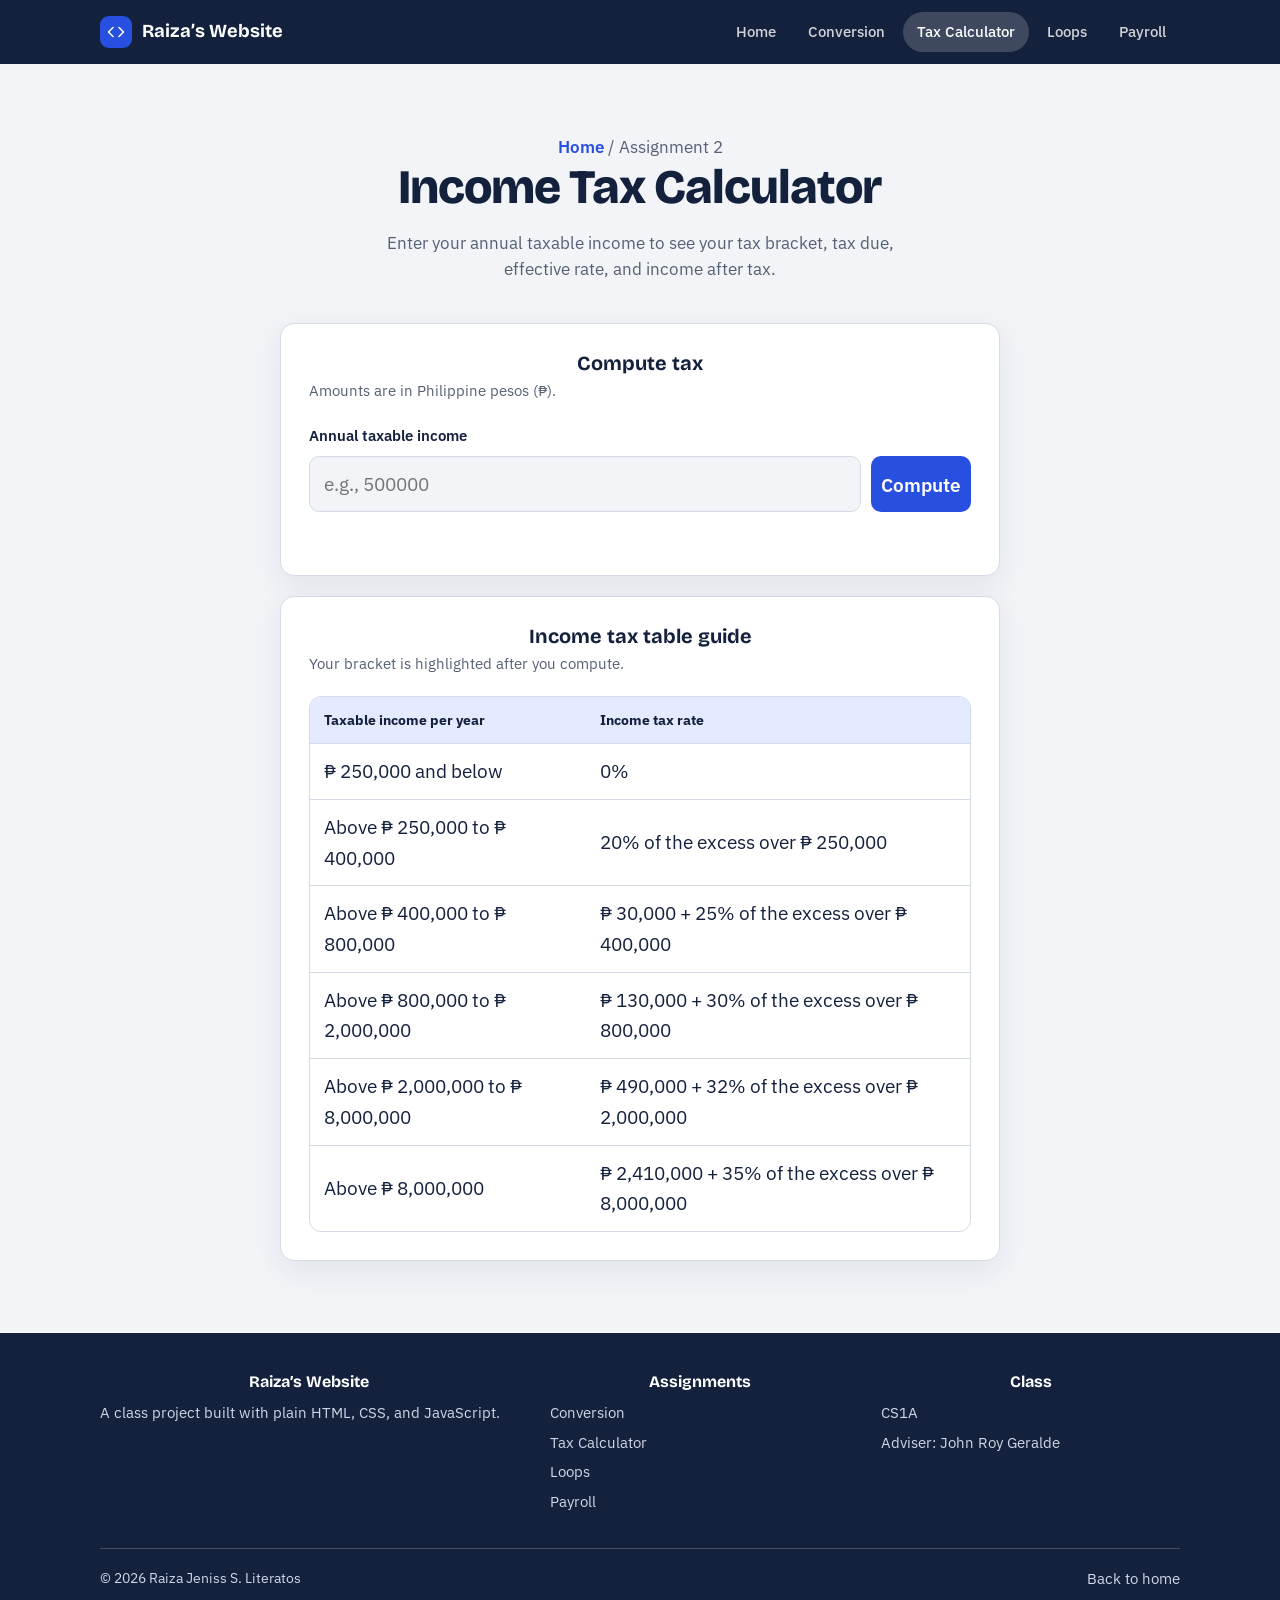
<file: tax-calculator.html>
<!DOCTYPE html>
<html lang="en">
<head>
  <meta charset="UTF-8" />
  <meta name="viewport" content="width=device-width, initial-scale=1" />
  <title>Tax Calculator</title>
  <link rel="stylesheet" href="/global.css" />
  <link rel="icon" href="data:image/svg+xml,<svg xmlns='http://www.w3.org/2000/svg' viewBox='0 0 24 24'><rect width='24' height='24' rx='6' fill='%232850e0'/><g fill='none' stroke='white' stroke-width='2' stroke-linecap='round' stroke-linejoin='round' transform='translate(4 4) scale(.67)'><rect width='16' height='20' x='4' y='2' rx='2'/><line x1='8' x2='16' y1='6' y2='6'/><line x1='16' x2='16' y1='14' y2='18'/><path d='M16 10h.01M12 10h.01M8 10h.01M12 14h.01M8 14h.01M12 18h.01M8 18h.01'/></g></svg>" />
  <link rel="preconnect" href="https://fonts.googleapis.com" />
  <link rel="preconnect" href="https://fonts.gstatic.com" crossorigin />
  <link href="https://fonts.googleapis.com/css2?family=Bricolage+Grotesque:wght@600;700;800&family=IBM+Plex+Sans:wght@400;500;600&display=swap" rel="stylesheet" />
  <style>
    :root {
      --bg: #f2f4f8; --surface: #ffffff; --ink: #14213d; --muted: #566074; --line: #d5dbe6;
      --accent: #2850e0; --accent-soft: #e4eaff; --header-bg: #14213d; --on-accent: #ffffff;
      --danger: #c4264a; --radius: 14px;
      --font-head: "Bricolage Grotesque", "Segoe UI", Arial, sans-serif;
      --font-body: "IBM Plex Sans", "Segoe UI", Arial, sans-serif;
    }
    @media (prefers-color-scheme: dark) {
      :root {
        --bg: #0f1522; --surface: #182034; --ink: #eef1f8; --muted: #a2adc2; --line: #2c3752;
        --accent: #8ba4ff; --accent-soft: #232f55; --header-bg: #0a0f1a; --on-accent: #0f1522;
        --danger: #ff8aa5;
      }
    }

    * { box-sizing: border-box; }
    html { scroll-behavior: smooth; }
    body {
      margin: 0; padding: 0; display: flex; flex-direction: column; min-height: 100vh;
      text-align: left; font-family: var(--font-body); line-height: 1.6;
      color: var(--ink); background: var(--bg);
    }
    h1, h2, h3 { font-family: var(--font-head); line-height: 1.15; margin: 0; }
    a { color: inherit; }
    :focus-visible { outline: 3px solid var(--accent); outline-offset: 3px; border-radius: 6px; }
    .wrap { width: min(1080px, 100% - 40px); margin-inline: auto; }
    main { flex: 1; }

    .progress {
      position: fixed; top: 0; left: 0; right: 0; height: 3px; z-index: 40;
      background: var(--accent); transform: scaleX(0); transform-origin: left; pointer-events: none;
    }

    /* Header */
    .site-header { position: sticky; top: 0; z-index: 20; background: var(--header-bg); color: #fff; transition: box-shadow .3s; }
    .site-header.scrolled { box-shadow: 0 6px 24px rgba(0,0,0,.25); }
    .nav { display: flex; align-items: center; justify-content: space-between; gap: 16px; padding: 12px 0; transition: padding .3s; }
    .site-header.scrolled .nav { padding: 7px 0; }
    .brand { font-family: var(--font-head); font-weight: 700; font-size: 1.15rem; text-decoration: none; color: #fff; white-space: nowrap; }
    .brand { display: inline-flex; align-items: center; gap: 10px; }
    .logo { display: inline-grid; place-items: center; width: 32px; height: 32px; border-radius: 9px; background: var(--accent); color: var(--on-accent); }
    .logo svg { width: 18px; height: 18px; }
    .nav-links { display: flex; gap: 4px; overflow-x: auto; scrollbar-width: none; }
    .nav-links::-webkit-scrollbar { display: none; }
    .nav-links a {
      color: rgba(255,255,255,.8); text-decoration: none; font-size: .92rem; font-weight: 500;
      padding: 8px 14px; border-radius: 999px; white-space: nowrap; transition: background-color .2s, color .2s;
    }
    .nav-links a:hover { background: rgba(255,255,255,.12); color: #fff; }
    .nav-links a[aria-current="page"] { background: rgba(255,255,255,.18); color: #fff; }

    /* Intro */
    .intro { padding: 56px 0 8px; text-align: center; }
    .crumbs { font-size: .9rem; color: var(--muted); margin-bottom: 14px; }
    .crumbs a { color: var(--accent); text-decoration: none; font-weight: 600; }
    .crumbs a:hover { text-decoration: underline; }
    .intro h1 { font-size: clamp(2rem, 5vw, 3rem); font-weight: 800; letter-spacing: -0.02em; }
    .intro p { margin: 14px auto 0; max-width: 52ch; color: var(--muted); font-size: 1.05rem; }

    /* Content */
    .content { padding: 32px 0 72px; }
    .stack { width: min(720px, 100%); margin: 0 auto; display: flex; flex-direction: column; gap: 20px; }
    .panel {
      background: var(--surface); border: 1px solid var(--line); border-radius: var(--radius);
      padding: 28px; box-shadow: 0 10px 30px rgba(20,33,61,.08);
    }
    .panel h2 { font-size: 1.25rem; margin-bottom: 4px; }
    .panel .sub { margin: 0 0 20px; color: var(--muted); font-size: .94rem; }
    .panel label { display: block; margin-bottom: 8px; font-weight: 600; font-size: .95rem; }
    .row { display: flex; gap: 10px; }
    input {
      flex: 1; min-width: 0; min-height: 48px; padding: 12px 14px; font: inherit; color: var(--ink);
      background: var(--bg); border: 1px solid var(--line); border-radius: 10px;
      transition: border-color .2s, box-shadow .2s;
    }
    input:hover { border-color: var(--accent); }
    input:focus { outline: none; border-color: var(--accent); box-shadow: 0 0 0 3px var(--accent-soft); }
    .btn {
      padding: 12px 24px; font: inherit; font-weight: 600; cursor: pointer; border: 0; border-radius: 10px;
      background: var(--accent); color: var(--on-accent);
      transition: transform .15s, filter .2s, box-shadow .2s;
    }
    .btn:hover { filter: brightness(1.1); transform: translateY(-2px); box-shadow: 0 8px 20px rgba(40,80,224,.3); }
    .btn:active { transform: scale(.97); }
    .row .btn {
      flex: 0 0 auto; min-height: 48px; margin: 0; line-height: 1.2; white-space: nowrap;
      display: inline-flex; align-items: center; justify-content: center;
      -webkit-appearance: none; appearance: none; touch-action: manipulation;
    }
    .hint { margin: 12px 0 0; min-height: 1.5em; font-size: .92rem; color: var(--muted); }
    .hint.is-error { color: var(--danger); font-weight: 600; }
    .shake { animation: shake .4s; }
    @keyframes shake { 20%, 60% { transform: translateX(-6px); } 40%, 80% { transform: translateX(6px); } }

    /* Results */
    .results { margin-top: 20px; display: grid; gap: 10px; }
    .results[hidden] { display: none; }
    .result-row {
      display: flex; justify-content: space-between; align-items: center; gap: 16px;
      padding: 14px 16px; border-radius: 12px; background: var(--accent-soft);
      animation: pop .45s cubic-bezier(.2,.9,.3,1.3) backwards;
    }
    .result-row:nth-child(2) { animation-delay: .08s; }
    .result-row:nth-child(3) { animation-delay: .16s; }
    .result-row:nth-child(4) { animation-delay: .24s; }
    @keyframes pop { from { opacity: 0; transform: scale(.94) translateY(8px); } }
    .result-label { color: var(--muted); font-size: .94rem; }
    .result-value { font-family: var(--font-head); font-weight: 700; font-size: 1.15rem; text-align: right; overflow-wrap: anywhere; }
    .result-row.main .result-value { font-size: 1.4rem; color: var(--accent); }

    /* Tax table */
    .table-scroll { border: 1px solid var(--line); border-radius: 12px; overflow: hidden; }
    table { width: 100%; border-collapse: collapse; }
    th, td { padding: 12px 14px; text-align: left; border-bottom: 1px solid var(--line); }
    th { background: var(--accent-soft); font-size: .88rem; }
    tbody tr:last-child td { border-bottom: 0; }
    tbody tr { transition: background-color .25s, box-shadow .25s; }
    tbody tr:hover { background: var(--accent-soft); }
    tbody tr.active { background: var(--accent-soft); box-shadow: inset 4px 0 0 var(--accent); font-weight: 600; }

    /* Entrance */
    .rise { animation: rise .7s cubic-bezier(.2,.7,.2,1) backwards; }
    .d1 { animation-delay: .05s; } .d2 { animation-delay: .2s; } .d3 { animation-delay: .35s; } .d4 { animation-delay: .5s; }
    @keyframes rise { from { opacity: 0; transform: translateY(22px); } }

    /* Footer */
    .site-footer { background: var(--header-bg); color: #cfd6e6; padding: 40px 0 28px; }
    .footer-grid { display: grid; grid-template-columns: 1.4fr 1fr 1fr; gap: 32px; }
    footer.site-footer h2 { font-size: 1rem; color: #fff; margin-bottom: 10px; }
    footer.site-footer p, footer.site-footer li { color: #cfd6e6; margin: 0 0 6px; font-size: .92rem; }
    footer.site-footer ul { margin: 0; padding: 0; list-style: none; }
    footer.site-footer a { color: #cfd6e6; text-decoration: none; font-size: .92rem; }
    footer.site-footer a:hover { color: #fff; text-decoration: underline; }
    .footer-bottom {
      display: flex; justify-content: space-between; flex-wrap: wrap; gap: 10px;
      margin-top: 28px; padding-top: 18px; border-top: 1px solid rgba(255,255,255,.2);
      font-size: .86rem; color: #cfd6e6;
    }

    @media (max-width: 800px) {
      .footer-grid { grid-template-columns: 1fr; }
      .nav { flex-direction: column; align-items: flex-start; gap: 6px; }
      .nav-links { width: 100%; }
      .intro { padding-top: 40px; }
      .panel { padding: 22px; }
      .row { flex-direction: column; }
      .row input { flex: none; width: 100%; }
      .row .btn { width: 100%; }
      .result-row { flex-direction: column; align-items: flex-start; gap: 2px; }
      .result-value { text-align: left; }
      th, td { padding: 10px; font-size: .92rem; }
    }
    @media (prefers-reduced-motion: reduce) {
      * { transition: none !important; animation: none !important; scroll-behavior: auto !important; }
    }
  </style>
</head>
<body>
  <div class="progress" id="progress" aria-hidden="true"></div>

  <header class="site-header">
    <div class="wrap nav">
      <a href="index.html" class="brand"><span class="logo" aria-hidden="true"><svg viewBox="0 0 24 24" fill="none" stroke="currentColor" stroke-width="2" stroke-linecap="round" stroke-linejoin="round" aria-hidden="true"><polyline points="16 18 22 12 16 6"/><polyline points="8 6 2 12 8 18"/></svg></span>Raiza’s Website</a>
      <nav class="nav-links" aria-label="Main">
        <a href="index.html">Home</a>
        <a href="conversion.html">Conversion</a>
        <a href="tax-calculator.html" aria-current="page">Tax Calculator</a>
        <a href="loops.html">Loops</a>
        <a href="payroll.html">Payroll</a>
      </nav>
    </div>
  </header>

  <main>
    <section class="intro">
      <div class="wrap">
        <p class="crumbs rise d1"><a href="index.html">Home</a> / Assignment 2</p>
        <h1 class="rise d2">Income Tax Calculator</h1>
        <p class="rise d3">Enter your annual taxable income to see your tax bracket, tax due, effective rate, and income after tax.</p>
      </div>
    </section>

    <section class="content">
      <div class="wrap">
        <div class="stack">
          <!-- Calculator -->
          <div class="panel rise d3" id="calcPanel">
            <h2>Compute tax</h2>
            <p class="sub">Amounts are in Philippine pesos (₱).</p>
            <label for="input">Annual taxable income</label>
            <div class="row">
              <input type="number" id="input" min="0" step="any" placeholder="e.g., 500000" />
              <button id="button" class="btn">Compute</button>
            </div>
            <p id="error" class="hint is-error" aria-live="polite"></p>

            <div id="results" class="results" hidden>
              <div class="result-row">
                <span class="result-label">Tax bracket</span>
                <span id="bracket" class="result-value"></span>
              </div>
              <div class="result-row main">
                <span class="result-label">Income tax due</span>
                <span id="taxDue" class="result-value"></span>
              </div>
              <div class="result-row">
                <span class="result-label">Effective tax rate</span>
                <span id="effectiveRate" class="result-value"></span>
              </div>
              <div class="result-row">
                <span class="result-label">Income after tax</span>
                <span id="afterTax" class="result-value"></span>
              </div>
            </div>
          </div>

          <!-- Tax table guide -->
          <div class="panel rise d4">
            <h2>Income tax table guide</h2>
            <p class="sub">Your bracket is highlighted after you compute.</p>
            <div class="table-scroll">
              <table>
                <thead>
                  <tr>
                    <th>Taxable income per year</th>
                    <th>Income tax rate</th>
                  </tr>
                </thead>
                <tbody id="taxTable">
                  <tr><td>₱ 250,000 and below</td><td>0%</td></tr>
                  <tr><td>Above ₱ 250,000 to ₱ 400,000</td><td>20% of the excess over ₱ 250,000</td></tr>
                  <tr><td>Above ₱ 400,000 to ₱ 800,000</td><td>₱ 30,000 + 25% of the excess over ₱ 400,000</td></tr>
                  <tr><td>Above ₱ 800,000 to ₱ 2,000,000</td><td>₱ 130,000 + 30% of the excess over ₱ 800,000</td></tr>
                  <tr><td>Above ₱ 2,000,000 to ₱ 8,000,000</td><td>₱ 490,000 + 32% of the excess over ₱ 2,000,000</td></tr>
                  <tr><td>Above ₱ 8,000,000</td><td>₱ 2,410,000 + 35% of the excess over ₱ 8,000,000</td></tr>
                </tbody>
              </table>
            </div>
          </div>
        </div>
      </div>
    </section>
  </main>

  <footer class="site-footer">
    <div class="wrap">
      <div class="footer-grid">
        <div>
          <h2>Raiza’s Website</h2>
          <p>A class project built with plain HTML, CSS, and JavaScript.</p>
        </div>
        <div>
          <h2>Assignments</h2>
          <ul>
            <li><a href="conversion.html">Conversion</a></li>
            <li><a href="tax-calculator.html">Tax Calculator</a></li>
            <li><a href="loops.html">Loops</a></li>
            <li><a href="payroll.html">Payroll</a></li>
          </ul>
        </div>
        <div>
          <h2>Class</h2>
          <p>CS1A</p>
          <p>Adviser: John Roy Geralde</p>
        </div>
      </div>
      <div class="footer-bottom">
        <span>&copy; <span id="year"></span> Raiza Jeniss S. Literatos</span>
        <a href="index.html">Back to home</a>
      </div>
    </div>
  </footer>

  <script>
    document.getElementById("year").textContent = new Date().getFullYear();

    const button = document.getElementById("button");
    const inputElement = document.getElementById("input");
    const errorEl = document.getElementById("error");
    const resultsEl = document.getElementById("results");
    const tableRows = document.querySelectorAll("#taxTable tr");

    const peso = (n) =>
      "₱ " + n.toLocaleString("en-PH", { minimumFractionDigits: 2, maximumFractionDigits: 2 });

    // Each bracket: income above `over` (up to `upTo`) pays `base` + `rate` of the excess over `over`
    const brackets = [
      { over: 0,       upTo: 250000,   base: 0,       rate: 0,    label: "₱ 250,000 and below (0%)" },
      { over: 250000,  upTo: 400000,   base: 0,       rate: 0.20, label: "Above ₱ 250,000 to ₱ 400,000 (20%)" },
      { over: 400000,  upTo: 800000,   base: 30000,   rate: 0.25, label: "Above ₱ 400,000 to ₱ 800,000 (25%)" },
      { over: 800000,  upTo: 2000000,  base: 130000,  rate: 0.30, label: "Above ₱ 800,000 to ₱ 2,000,000 (30%)" },
      { over: 2000000, upTo: 8000000,  base: 490000,  rate: 0.32, label: "Above ₱ 2,000,000 to ₱ 8,000,000 (32%)" },
      { over: 8000000, upTo: Infinity, base: 2410000, rate: 0.35, label: "Above ₱ 8,000,000 (35%)" },
    ];

    function computeTax(income) {
      const index = brackets.findIndex((b) => income <= b.upTo);
      const bracket = brackets[index];
      const taxDue = bracket.base + (income - bracket.over) * bracket.rate;
      const effectiveRate = income > 0 ? (taxDue / income) * 100 : 0;
      const afterTax = income - taxDue;
      return { index, bracket, taxDue, effectiveRate, afterTax };
    }

    function compute() {
      const raw = inputElement.value;
      const income = Number(raw);

      if (raw === "" || isNaN(income) || income < 0) {
        errorEl.textContent = "Please enter a valid income (0 or higher).";
        resultsEl.hidden = true;
        tableRows.forEach((r) => r.classList.remove("active"));
        inputElement.classList.remove("shake");
        void inputElement.offsetWidth;
        inputElement.classList.add("shake");
        return;
      }

      errorEl.textContent = "";
      const { index, bracket, taxDue, effectiveRate, afterTax } = computeTax(income);

      document.getElementById("bracket").textContent = bracket.label;
      document.getElementById("taxDue").textContent = peso(taxDue);
      document.getElementById("effectiveRate").textContent = effectiveRate.toFixed(2) + "%";
      document.getElementById("afterTax").textContent = peso(afterTax);

      // Replay the pop animation on every compute
      resultsEl.hidden = true;
      void resultsEl.offsetWidth;
      resultsEl.hidden = false;

      tableRows.forEach((r, i) => r.classList.toggle("active", i === index));
    }

    button.addEventListener("click", compute);
    inputElement.addEventListener("keydown", (e) => { if (e.key === "Enter") compute(); });

    // Scroll effects: progress bar and header shadow
    const header = document.querySelector(".site-header");
    const progress = document.getElementById("progress");
    function onScroll() {
      const y = window.scrollY;
      const max = document.documentElement.scrollHeight - window.innerHeight;
      progress.style.transform = "scaleX(" + (max > 0 ? y / max : 0) + ")";
      header.classList.toggle("scrolled", y > 20);
    }
    window.addEventListener("scroll", onScroll, { passive: true });
    onScroll();
  </script>
</body>
</html>
</file>
<file: global.css>
body{
  padding: 25px;
  font-family: Arial, Helvetica, sans-serif;
  text-align: center;
  font-size: 1.2rem;
}

p {
   color: rgb(59, 59, 59);
}

h2 {
  text-align: center;
  font-size: 2rem;
}

input {
  width: 150px;
  padding: 10px;
  border-radius: 10px;
  outline: none;
  font-size: 1.1rem;
}

button {
  width: 100px;
  padding: 7px;
  border-radius: 10px;
  font-size: 1.1rem;
  }
</file>
